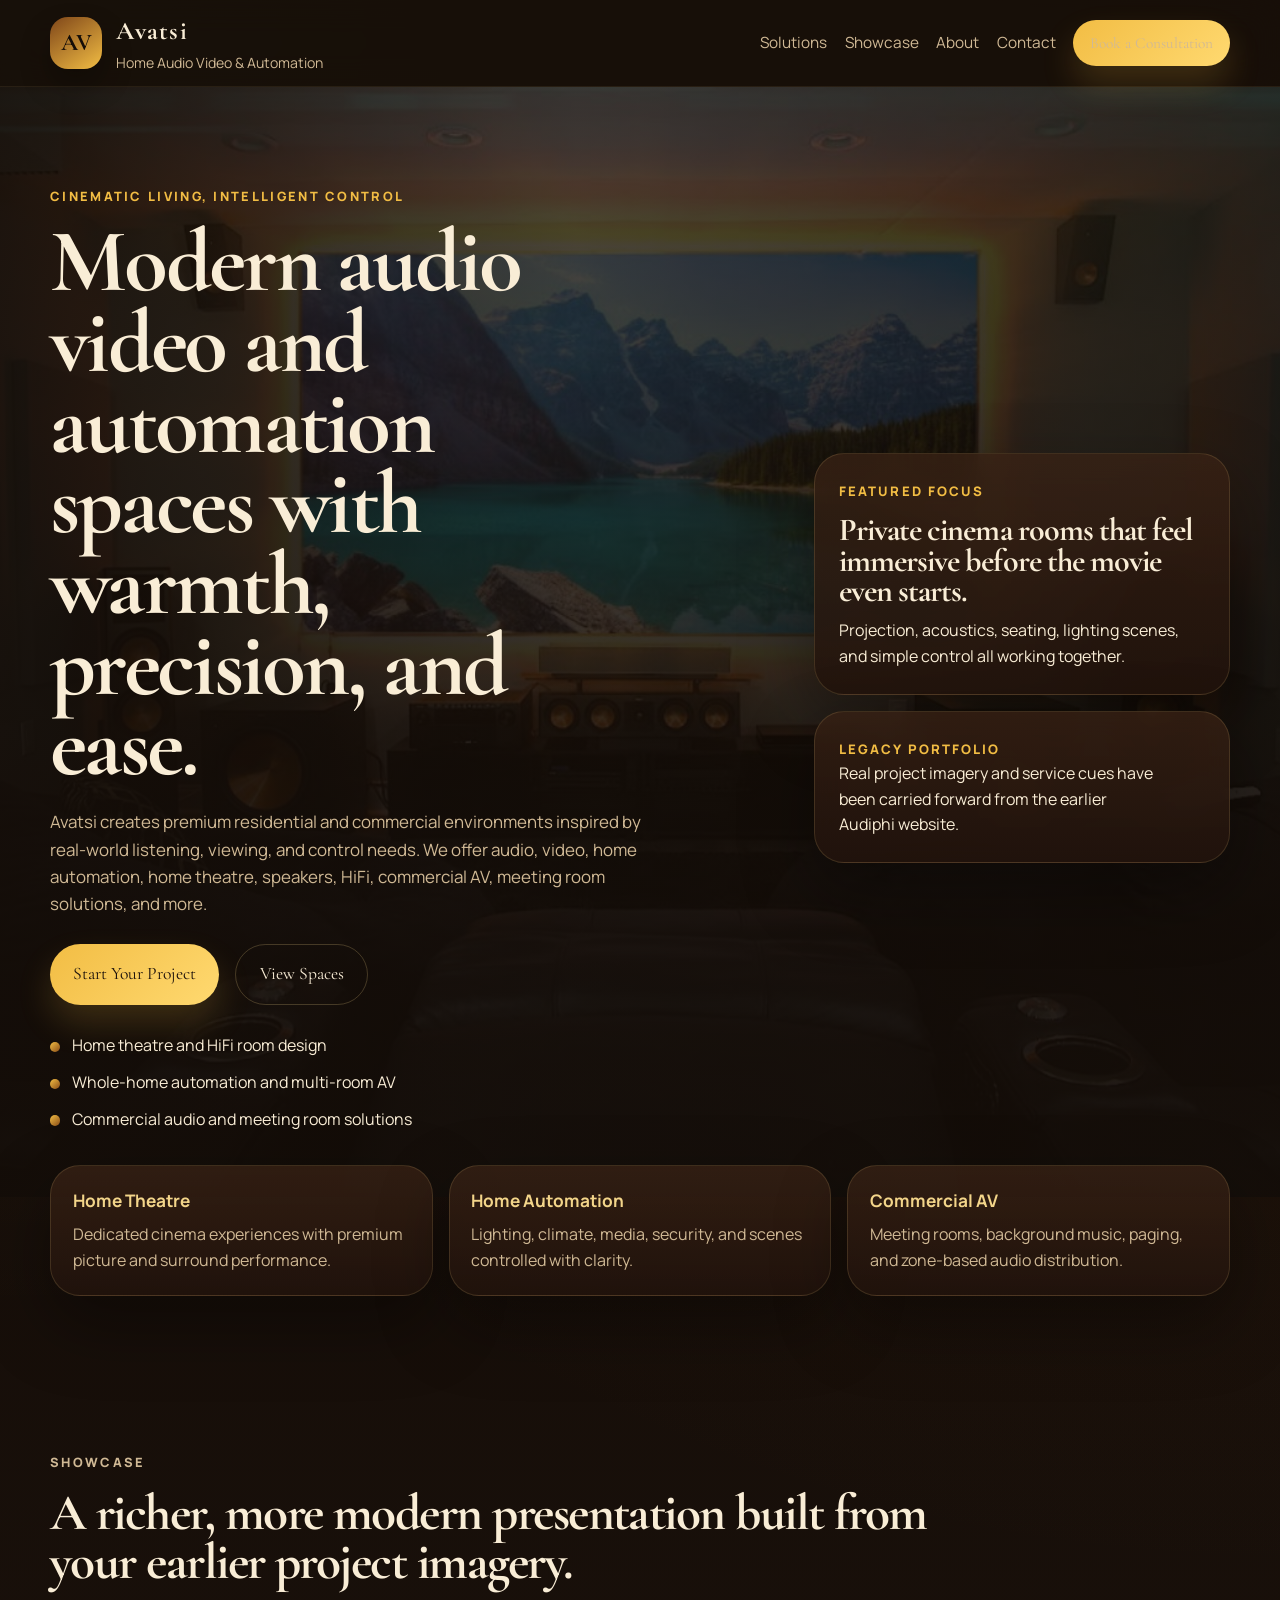
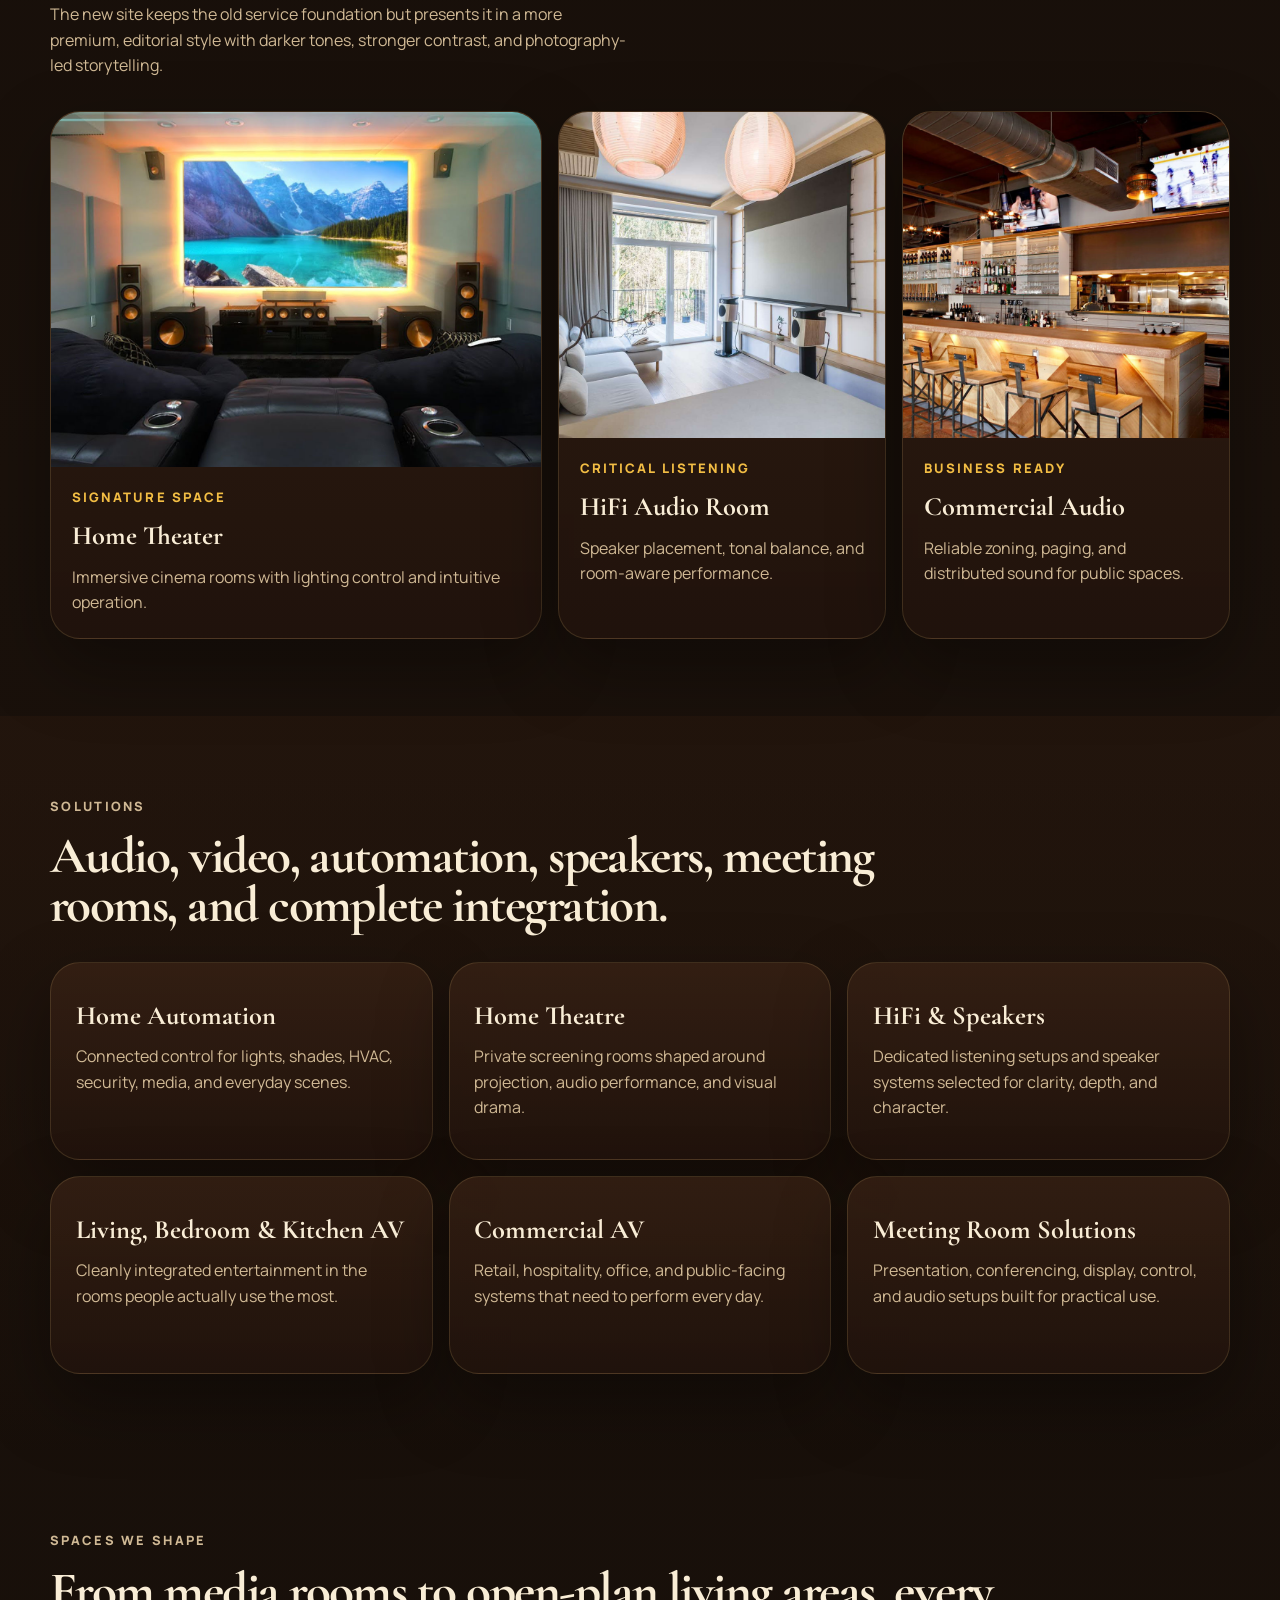
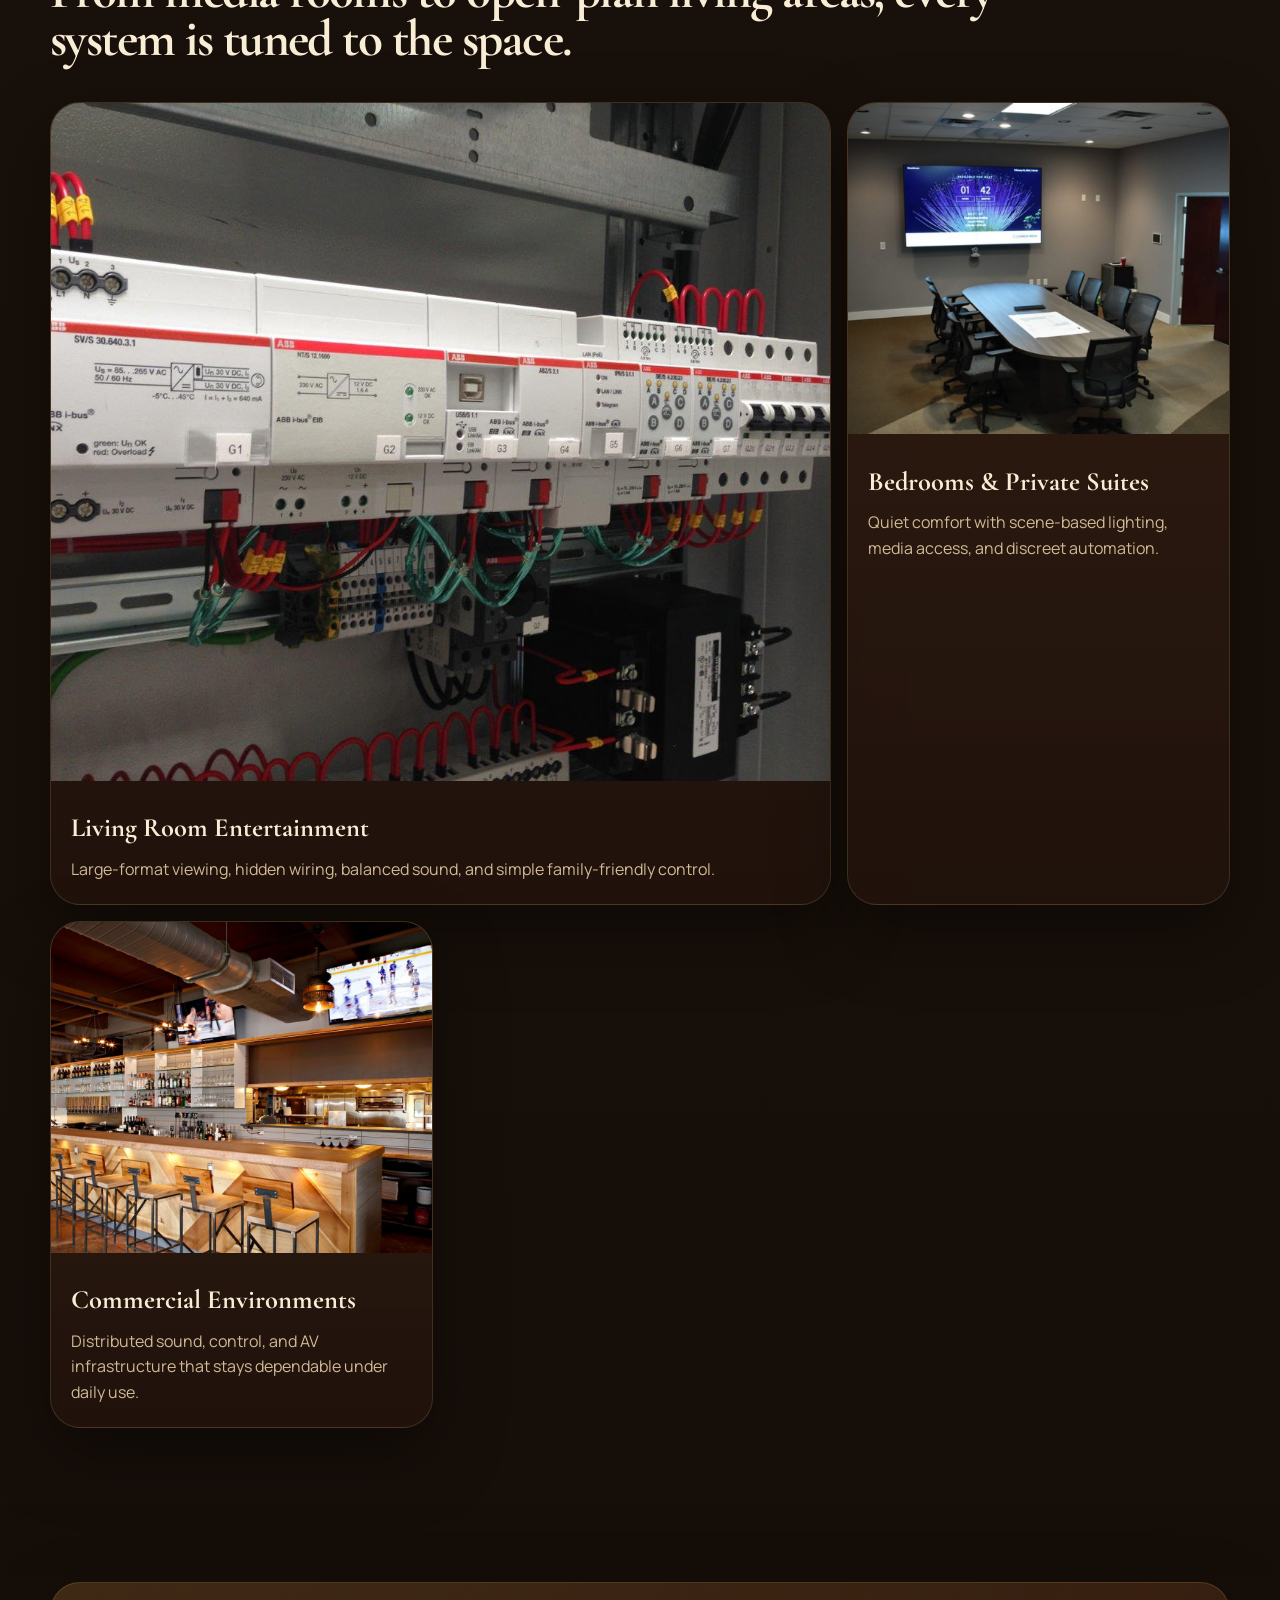
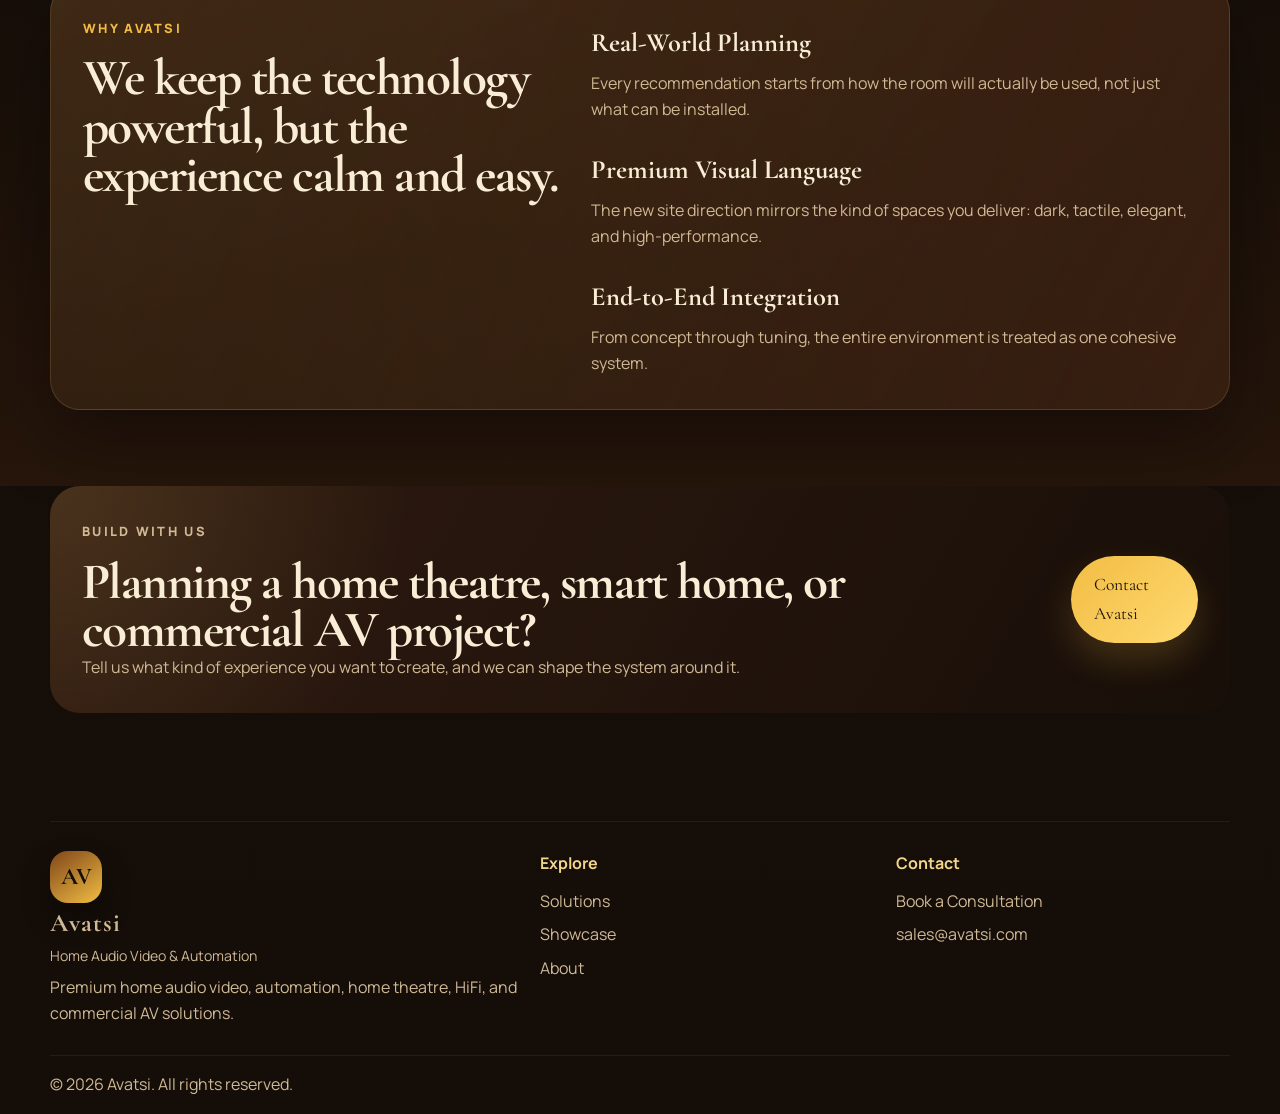
<file: index.html>
<!DOCTYPE html>
<html lang="en">
  <head>
    <meta charset="UTF-8" />
    <meta name="viewport" content="width=device-width, initial-scale=1.0" />
    <title>Avatsi | Home Audio Video & Automation</title>
    <meta
      name="description"
      content="Avatsi offers home audio video, home automation, home theatre, speakers, HiFi, commercial AV, meeting room solutions, and more."
    />
    <meta
      name="keywords"
      content="Avatsi, home automation, home theatre, home theater, hi-fi audio, speakers, commercial AV, meeting room solutions, audio video integration, smart home"
    />
    <meta name="author" content="Avatsi" />
    <meta name="robots" content="index, follow" />
    <link rel="canonical" href="https://avatsi-com.github.io/" />
    <meta property="og:type" content="website" />
    <meta property="og:title" content="Avatsi | Home Audio Video & Automation" />
    <meta
      property="og:description"
      content="Premium home audio video, automation, home theatre, HiFi, commercial AV, and meeting room solutions by Avatsi."
    />
    <meta property="og:url" content="https://avatsi-com.github.io/" />
    <meta property="og:site_name" content="Avatsi" />
    <meta property="og:image" content="https://avatsi-com.github.io/assets/images/legacy/home-theater.jpg" />
    <meta property="og:image:alt" content="Luxury home theater installation by Avatsi" />
    <meta name="twitter:card" content="summary_large_image" />
    <meta name="twitter:title" content="Avatsi | Home Audio Video & Automation" />
    <meta
      name="twitter:description"
      content="Premium home audio video, automation, home theatre, HiFi, commercial AV, and meeting room solutions by Avatsi."
    />
    <meta name="twitter:image" content="https://avatsi-com.github.io/assets/images/legacy/home-theater.jpg" />
    <script type="application/ld+json">
      {
        "@context": "https://schema.org",
        "@type": "WebSite",
        "name": "Avatsi",
        "url": "https://avatsi-com.github.io/",
        "description": "Avatsi offers home audio video, home automation, home theatre, speakers, HiFi, commercial AV, meeting room solutions, and more."
      }
    </script>
    <script type="application/ld+json">
      {
        "@context": "https://schema.org",
        "@type": "LocalBusiness",
        "name": "Avatsi",
        "url": "https://avatsi-com.github.io/",
        "image": "https://avatsi-com.github.io/assets/images/legacy/home-theater.jpg",
        "email": "sales@avatsi.com",
        "description": "Premium home audio video, automation, home theatre, HiFi, commercial AV, and meeting room solutions."
      }
    </script>
    <link rel="preconnect" href="https://fonts.googleapis.com" />
    <link rel="preconnect" href="https://fonts.gstatic.com" crossorigin />
    <link
      href="https://fonts.googleapis.com/css2?family=Manrope:wght@400;500;700;800&family=Cormorant+Garamond:wght@500;600;700&display=swap"
      rel="stylesheet"
    />
    <link rel="stylesheet" href="assets/styles.css" />
    <script defer src="assets/main.js"></script>
    <!-- Google tag (gtag.js) -->
    <script async src="https://www.googletagmanager.com/gtag/js?id=G-W9RSSXG37R"></script>
    <script>
      window.dataLayer = window.dataLayer || [];
      function gtag(){dataLayer.push(arguments);}
      gtag('js', new Date());

      gtag('config', 'G-W9RSSXG37R');
    </script>
  </head>
  <body>
    <header class="site-header">
      <div class="container nav-shell">
        <a class="brand" href="index.html" aria-label="Avatsi home">
          <span class="brand-mark">AV</span>
          <span class="brand-text">
            <strong>Avatsi</strong>
            <span>Home Audio Video & Automation</span>
          </span>
        </a>

        <button class="nav-toggle" type="button" aria-expanded="false" aria-controls="site-nav">
          Menu
        </button>

        <nav id="site-nav" class="site-nav" aria-label="Primary navigation">
          <a href="#solutions">Solutions</a>
          <a href="#showcase">Showcase</a>
          <a href="about.html">About</a>
          <a href="contact.html">Contact</a>
          <a class="button button-small" href="contact.html">Book a Consultation</a>
        </nav>
      </div>
    </header>

    <main>
      <section class="hero hero-photo">
        <div class="hero-backdrop">
          <img src="assets/images/legacy/home-theater.jpg" alt="Luxury home theater installation" />
        </div>
        <div class="container hero-grid hero-grid-photo">
          <div class="hero-copy">
            <p class="eyebrow">Cinematic Living, Intelligent Control</p>
            <h1>Modern audio video and automation spaces with warmth, precision, and ease.</h1>
            <p class="hero-text">
              Avatsi creates premium residential and commercial environments inspired by real-world
              listening, viewing, and control needs. We offer audio, video, home automation,
              home theatre, speakers, HiFi, commercial AV, meeting room solutions, and more.
            </p>
            <div class="hero-actions">
              <a class="button" href="contact.html">Start Your Project</a>
              <a class="button button-secondary" href="#showcase">View Spaces</a>
            </div>
            <ul class="hero-points" aria-label="Key highlights">
              <li>Home theatre and HiFi room design</li>
              <li>Whole-home automation and multi-room AV</li>
              <li>Commercial audio and meeting room solutions</li>
            </ul>
          </div>

          <aside class="hero-side-panel">
            <article class="hero-side-card">
              <span>Featured Focus</span>
              <h2>Private cinema rooms that feel immersive before the movie even starts.</h2>
              <p>Projection, acoustics, seating, lighting scenes, and simple control all working together.</p>
            </article>
            <article class="hero-side-card compact">
              <span>Legacy Portfolio</span>
              <p>Real project imagery and service cues have been carried forward from the earlier Audiphi website.</p>
            </article>
          </aside>
        </div>
      </section>

      <section class="section metrics metrics-dark">
        <div class="container metrics-grid">
          <article>
            <strong>Home Theatre</strong>
            <p>Dedicated cinema experiences with premium picture and surround performance.</p>
          </article>
          <article>
            <strong>Home Automation</strong>
            <p>Lighting, climate, media, security, and scenes controlled with clarity.</p>
          </article>
          <article>
            <strong>Commercial AV</strong>
            <p>Meeting rooms, background music, paging, and zone-based audio distribution.</p>
          </article>
        </div>
      </section>

      <section id="showcase" class="section">
        <div class="container">
          <div class="section-heading">
            <p class="eyebrow">Showcase</p>
            <h2>A richer, more modern presentation built from your earlier project imagery.</h2>
            <p>
              The new site keeps the old service foundation but presents it in a more premium,
              editorial style with darker tones, stronger contrast, and photography-led storytelling.
            </p>
          </div>

          <div class="showcase-grid">
            <article class="showcase-card showcase-card-large">
              <img src="assets/images/legacy/home-theater.jpg" alt="Home theater room with large screen and seating" />
              <div class="showcase-copy">
                <p>Signature Space</p>
                <h3>Home Theater</h3>
                <span>Immersive cinema rooms with lighting control and intuitive operation.</span>
              </div>
            </article>

            <article class="showcase-card">
              <img src="assets/images/legacy/hifi-room.jpg" alt="Premium audio listening room" />
              <div class="showcase-copy">
                <p>Critical Listening</p>
                <h3>HiFi Audio Room</h3>
                <span>Speaker placement, tonal balance, and room-aware performance.</span>
              </div>
            </article>

            <article class="showcase-card">
              <img src="assets/images/legacy/commercial-audio.jpg" alt="Commercial hall with distributed audio" />
              <div class="showcase-copy">
                <p>Business Ready</p>
                <h3>Commercial Audio</h3>
                <span>Reliable zoning, paging, and distributed sound for public spaces.</span>
              </div>
            </article>
          </div>
        </div>
      </section>

      <section id="solutions" class="section section-alt">
        <div class="container">
          <div class="section-heading">
            <p class="eyebrow">Solutions</p>
            <h2>Audio, video, automation, speakers, meeting rooms, and complete integration.</h2>
          </div>

          <div class="service-grid service-grid-rich">
            <article class="service-card">
              <h3>Home Automation</h3>
              <p>Connected control for lights, shades, HVAC, security, media, and everyday scenes.</p>
            </article>
            <article class="service-card">
              <h3>Home Theatre</h3>
              <p>Private screening rooms shaped around projection, audio performance, and visual drama.</p>
            </article>
            <article class="service-card">
              <h3>HiFi & Speakers</h3>
              <p>Dedicated listening setups and speaker systems selected for clarity, depth, and character.</p>
            </article>
            <article class="service-card">
              <h3>Living, Bedroom & Kitchen AV</h3>
              <p>Cleanly integrated entertainment in the rooms people actually use the most.</p>
            </article>
            <article class="service-card">
              <h3>Commercial AV</h3>
              <p>Retail, hospitality, office, and public-facing systems that need to perform every day.</p>
            </article>
            <article class="service-card">
              <h3>Meeting Room Solutions</h3>
              <p>Presentation, conferencing, display, control, and audio setups built for practical use.</p>
            </article>
          </div>
        </div>
      </section>

      <section class="section">
        <div class="container spaces-layout">
          <div class="section-heading section-heading-tight">
            <p class="eyebrow">Spaces We Shape</p>
            <h2>From media rooms to open-plan living areas, every system is tuned to the space.</h2>
          </div>

          <div class="spaces-grid spaces-grid-photo">
            <article class="space-card space-wide">
              <img src="assets/images/legacy/living-room.jpeg" alt="Elegant living room entertainment setup" />
              <div class="space-copy">
                <h3>Living Room Entertainment</h3>
                <p>Large-format viewing, hidden wiring, balanced sound, and simple family-friendly control.</p>
              </div>
            </article>

            <article class="space-card">
              <img src="assets/images/legacy/av-room.jpg" alt="Integrated audio visual setup" />
              <div class="space-copy">
                <h3>Bedrooms & Private Suites</h3>
                <p>Quiet comfort with scene-based lighting, media access, and discreet automation.</p>
              </div>
            </article>

            <article class="space-card">
              <img src="assets/images/legacy/commercial-audio.jpg" alt="Commercial audio installation" />
              <div class="space-copy">
                <h3>Commercial Environments</h3>
                <p>Distributed sound, control, and AV infrastructure that stays dependable under daily use.</p>
              </div>
            </article>
          </div>
        </div>
      </section>

      <section class="section section-band">
        <div class="container split-panel split-panel-dark">
          <div>
            <p class="eyebrow">Why Avatsi</p>
            <h2>We keep the technology powerful, but the experience calm and easy.</h2>
          </div>
          <div class="split-list">
            <article>
              <h3>Real-World Planning</h3>
              <p>Every recommendation starts from how the room will actually be used, not just what can be installed.</p>
            </article>
            <article>
              <h3>Premium Visual Language</h3>
              <p>The new site direction mirrors the kind of spaces you deliver: dark, tactile, elegant, and high-performance.</p>
            </article>
            <article>
              <h3>End-to-End Integration</h3>
              <p>From concept through tuning, the entire environment is treated as one cohesive system.</p>
            </article>
          </div>
        </div>
      </section>

      <section class="section cta-band">
        <div class="container cta-shell">
          <div>
            <p class="eyebrow">Build With Us</p>
            <h2>Planning a home theatre, smart home, or commercial AV project?</h2>
            <p>Tell us what kind of experience you want to create, and we can shape the system around it.</p>
          </div>
          <a class="button" href="contact.html">Contact Avatsi</a>
        </div>
      </section>
    </main>

    <footer class="site-footer">
      <div class="container footer-grid">
        <div>
          <a class="brand brand-footer" href="index.html">
            <span class="brand-mark">AV</span>
            <span class="brand-text">
              <strong>Avatsi</strong>
              <span>Home Audio Video & Automation</span>
            </span>
          </a>
          <p>Premium home audio video, automation, home theatre, HiFi, and commercial AV solutions.</p>
        </div>
        <div>
          <h3>Explore</h3>
          <a href="#solutions">Solutions</a>
          <a href="#showcase">Showcase</a>
          <a href="about.html">About</a>
        </div>
        <div>
          <h3>Contact</h3>
          <a href="contact.html">Book a Consultation</a>
          <a href="mailto:sales@avatsi.com">sales@avatsi.com</a>
        </div>
      </div>
      <div class="container footer-bottom">
        <p>&copy; <span data-year></span> Avatsi. All rights reserved.</p>
      </div>
    </footer>
  </body>
</html>
</file>
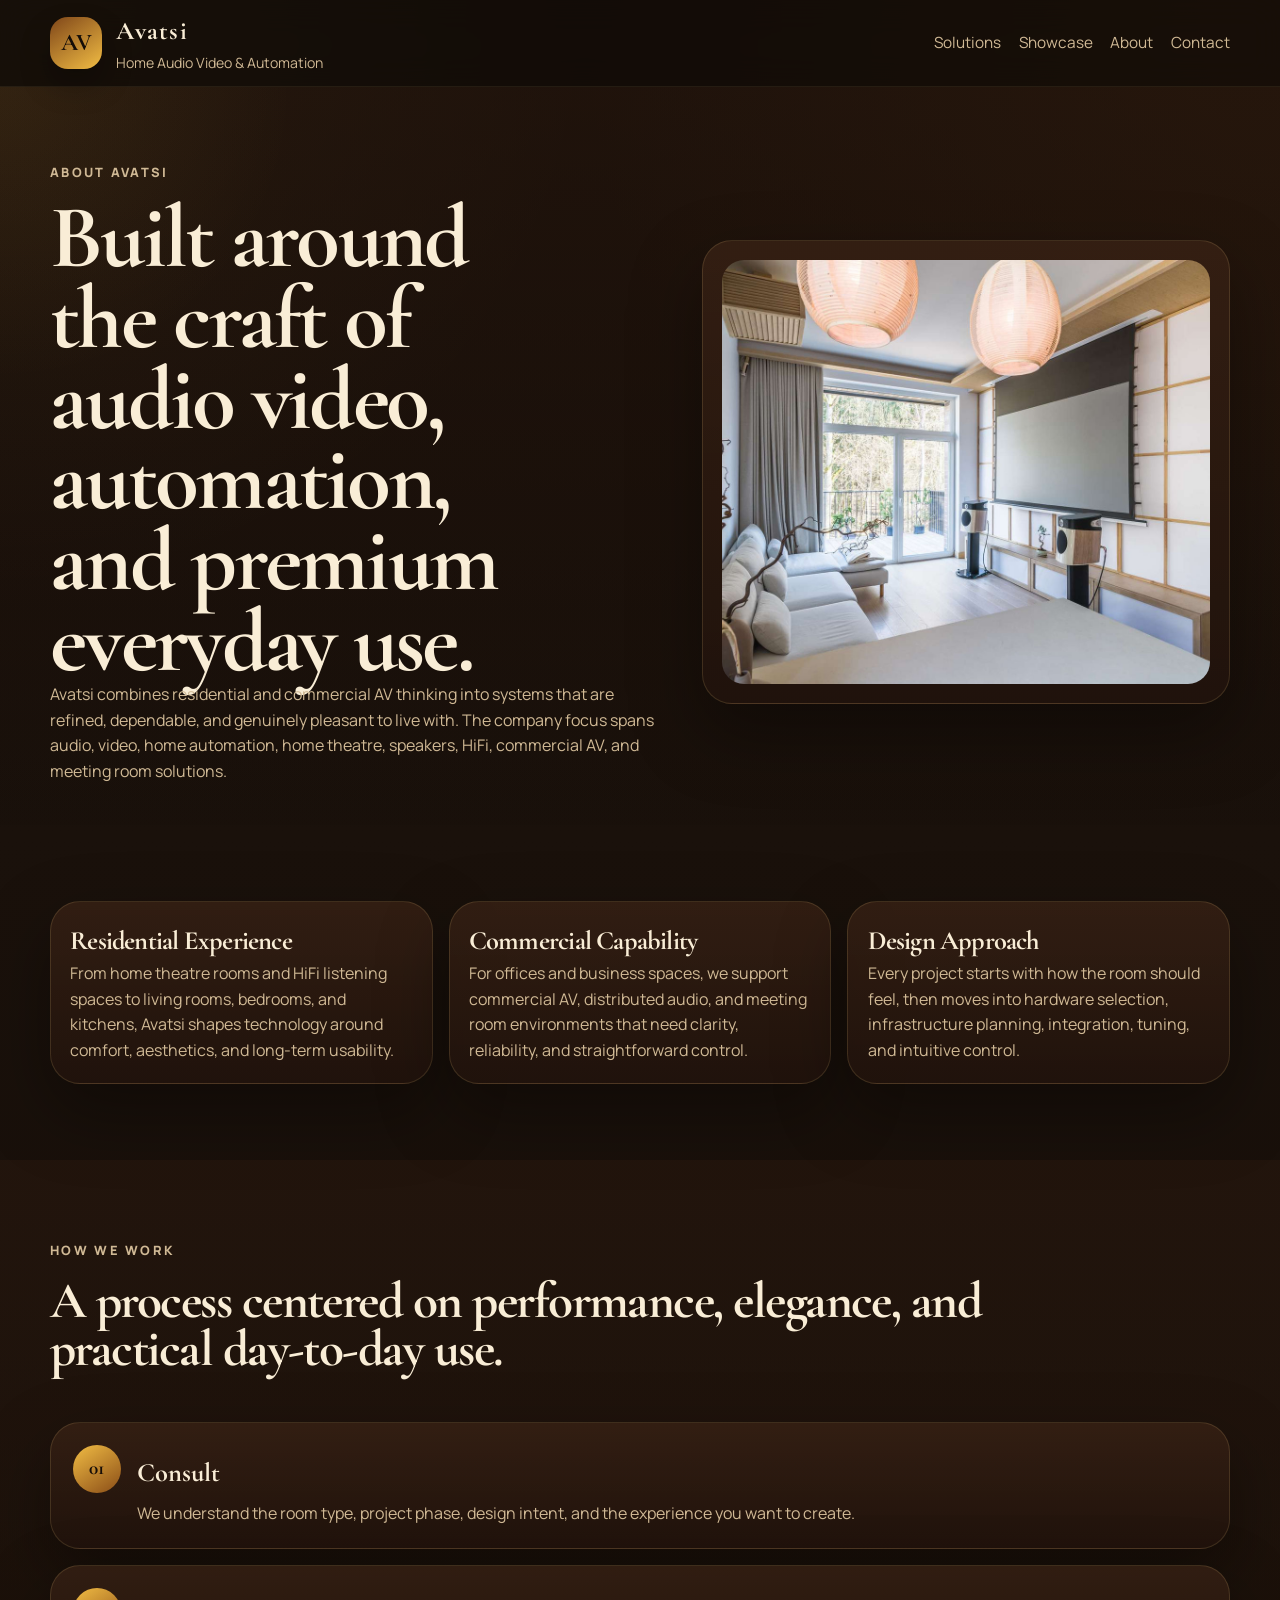
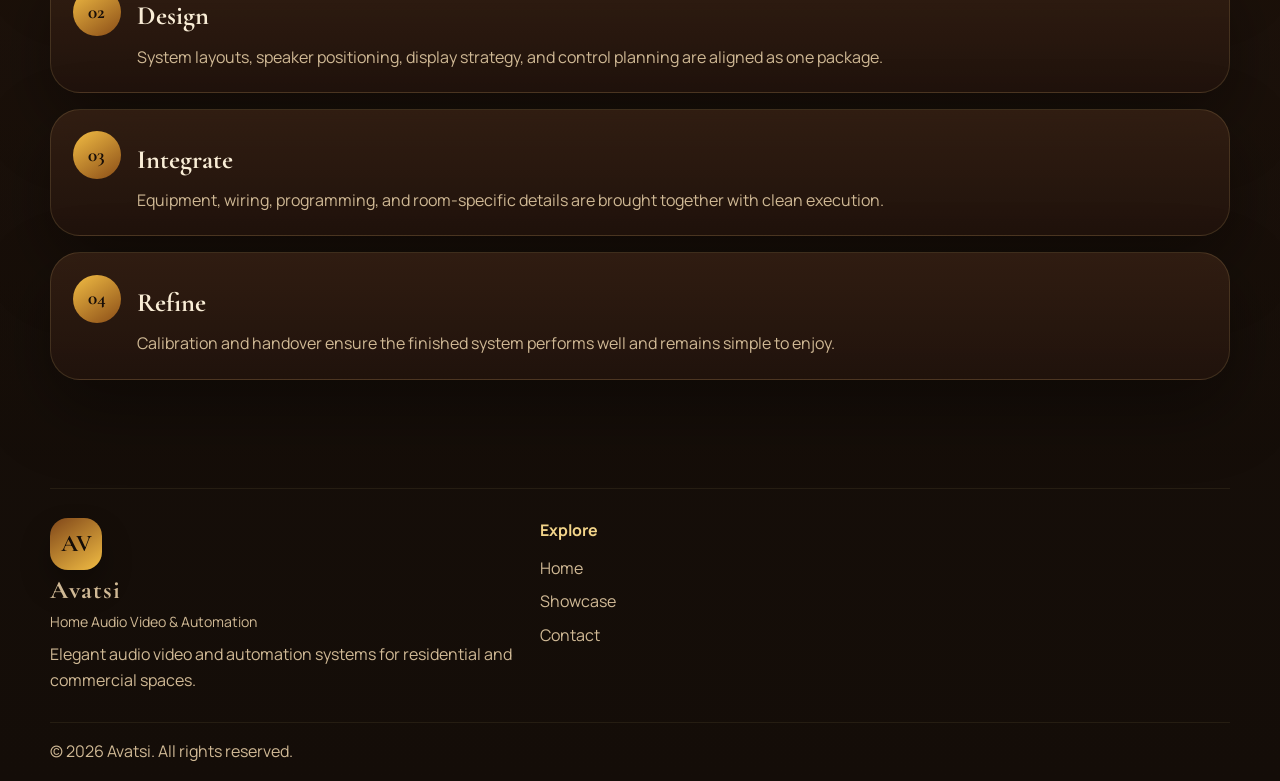
<file: about.html>
<!DOCTYPE html>
<html lang="en">
  <head>
    <meta charset="UTF-8" />
    <meta name="viewport" content="width=device-width, initial-scale=1.0" />
    <title>About Avatsi | Audio Video & Automation</title>
    <meta
      name="description"
      content="Learn about Avatsi and its focus on home audio video, automation, home theatre, HiFi, commercial AV, and meeting room solutions."
    />
    <meta
      name="keywords"
      content="about Avatsi, audio video integration, home automation company, home theatre specialists, commercial AV solutions, HiFi rooms"
    />
    <meta name="author" content="Avatsi" />
    <meta name="robots" content="index, follow" />
    <link rel="canonical" href="https://avatsi-com.github.io/about.html" />
    <meta property="og:type" content="website" />
    <meta property="og:title" content="About Avatsi | Audio Video & Automation" />
    <meta
      property="og:description"
      content="Learn about Avatsi and its approach to premium home audio video, automation, home theatre, HiFi, commercial AV, and meeting room solutions."
    />
    <meta property="og:url" content="https://avatsi-com.github.io/about.html" />
    <meta property="og:site_name" content="Avatsi" />
    <meta property="og:image" content="https://avatsi-com.github.io/assets/images/legacy/hifi-room.jpg" />
    <meta property="og:image:alt" content="Premium listening room and speaker setup by Avatsi" />
    <meta name="twitter:card" content="summary_large_image" />
    <meta name="twitter:title" content="About Avatsi | Audio Video & Automation" />
    <meta
      name="twitter:description"
      content="Learn about Avatsi and its approach to premium home audio video, automation, home theatre, HiFi, commercial AV, and meeting room solutions."
    />
    <meta name="twitter:image" content="https://avatsi-com.github.io/assets/images/legacy/hifi-room.jpg" />
    <script type="application/ld+json">
      {
        "@context": "https://schema.org",
        "@type": "AboutPage",
        "name": "About Avatsi",
        "url": "https://avatsi-com.github.io/about.html",
        "description": "Learn about Avatsi and its focus on home audio video, automation, home theatre, HiFi, commercial AV, and meeting room solutions."
      }
    </script>
    <link rel="preconnect" href="https://fonts.googleapis.com" />
    <link rel="preconnect" href="https://fonts.gstatic.com" crossorigin />
    <link
      href="https://fonts.googleapis.com/css2?family=Manrope:wght@400;500;700;800&family=Cormorant+Garamond:wght@500;600;700&display=swap"
      rel="stylesheet"
    />
    <link rel="stylesheet" href="assets/styles.css" />
    <script defer src="assets/main.js"></script>
    <!-- Google tag (gtag.js) -->
    <script async src="https://www.googletagmanager.com/gtag/js?id=G-W9RSSXG37R"></script>
    <script>
      window.dataLayer = window.dataLayer || [];
      function gtag(){dataLayer.push(arguments);}
      gtag('js', new Date());

      gtag('config', 'G-W9RSSXG37R');
    </script>    
  </head>
  <body>
    <header class="site-header">
      <div class="container nav-shell">
        <a class="brand" href="index.html" aria-label="Avatsi home">
          <span class="brand-mark">AV</span>
          <span class="brand-text">
            <strong>Avatsi</strong>
            <span>Home Audio Video & Automation</span>
          </span>
        </a>

        <button class="nav-toggle" type="button" aria-expanded="false" aria-controls="site-nav">
          Menu
        </button>

        <nav id="site-nav" class="site-nav" aria-label="Primary navigation">
          <a href="index.html#solutions">Solutions</a>
          <a href="index.html#showcase">Showcase</a>
          <a href="about.html" aria-current="page">About</a>
          <a href="contact.html">Contact</a>
        </nav>
      </div>
    </header>

    <main class="page-main">
      <section class="page-hero page-hero-photo">
        <div class="container page-hero-grid">
          <div>
            <p class="eyebrow">About Avatsi</p>
            <h1>Built around the craft of audio video, automation, and premium everyday use.</h1>
            <p>
              Avatsi combines residential and commercial AV thinking into systems that are refined,
              dependable, and genuinely pleasant to live with. The company focus spans audio, video,
              home automation, home theatre, speakers, HiFi, commercial AV, and meeting room solutions.
            </p>
          </div>
          <div class="page-visual page-visual-photo">
            <img src="assets/images/legacy/hifi-room.jpg" alt="Premium listening room and speaker setup" />
          </div>
        </div>
      </section>

      <section class="section">
        <div class="container content-grid">
          <article>
            <h2>Residential Experience</h2>
            <p>
              From home theatre rooms and HiFi listening spaces to living rooms, bedrooms, and kitchens,
              Avatsi shapes technology around comfort, aesthetics, and long-term usability.
            </p>
          </article>
          <article>
            <h2>Commercial Capability</h2>
            <p>
              For offices and business spaces, we support commercial AV, distributed audio, and meeting room
              environments that need clarity, reliability, and straightforward control.
            </p>
          </article>
          <article>
            <h2>Design Approach</h2>
            <p>
              Every project starts with how the room should feel, then moves into hardware selection,
              infrastructure planning, integration, tuning, and intuitive control.
            </p>
          </article>
        </div>
      </section>

      <section class="section section-alt">
        <div class="container timeline">
          <div class="section-heading">
            <p class="eyebrow">How We Work</p>
            <h2>A process centered on performance, elegance, and practical day-to-day use.</h2>
          </div>

          <article class="timeline-item">
            <span>01</span>
            <div>
              <h3>Consult</h3>
              <p>We understand the room type, project phase, design intent, and the experience you want to create.</p>
            </div>
          </article>
          <article class="timeline-item">
            <span>02</span>
            <div>
              <h3>Design</h3>
              <p>System layouts, speaker positioning, display strategy, and control planning are aligned as one package.</p>
            </div>
          </article>
          <article class="timeline-item">
            <span>03</span>
            <div>
              <h3>Integrate</h3>
              <p>Equipment, wiring, programming, and room-specific details are brought together with clean execution.</p>
            </div>
          </article>
          <article class="timeline-item">
            <span>04</span>
            <div>
              <h3>Refine</h3>
              <p>Calibration and handover ensure the finished system performs well and remains simple to enjoy.</p>
            </div>
          </article>
        </div>
      </section>
    </main>

    <footer class="site-footer">
      <div class="container footer-grid">
        <div>
          <a class="brand brand-footer" href="index.html">
            <span class="brand-mark">AV</span>
            <span class="brand-text">
              <strong>Avatsi</strong>
              <span>Home Audio Video & Automation</span>
            </span>
          </a>
          <p>Elegant audio video and automation systems for residential and commercial spaces.</p>
        </div>
        <div>
          <h3>Explore</h3>
          <a href="index.html">Home</a>
          <a href="index.html#showcase">Showcase</a>
          <a href="contact.html">Contact</a>
        </div>
      </div>
      <div class="container footer-bottom">
        <p>&copy; <span data-year></span> Avatsi. All rights reserved.</p>
      </div>
    </footer>
  </body>
</html>
</file>
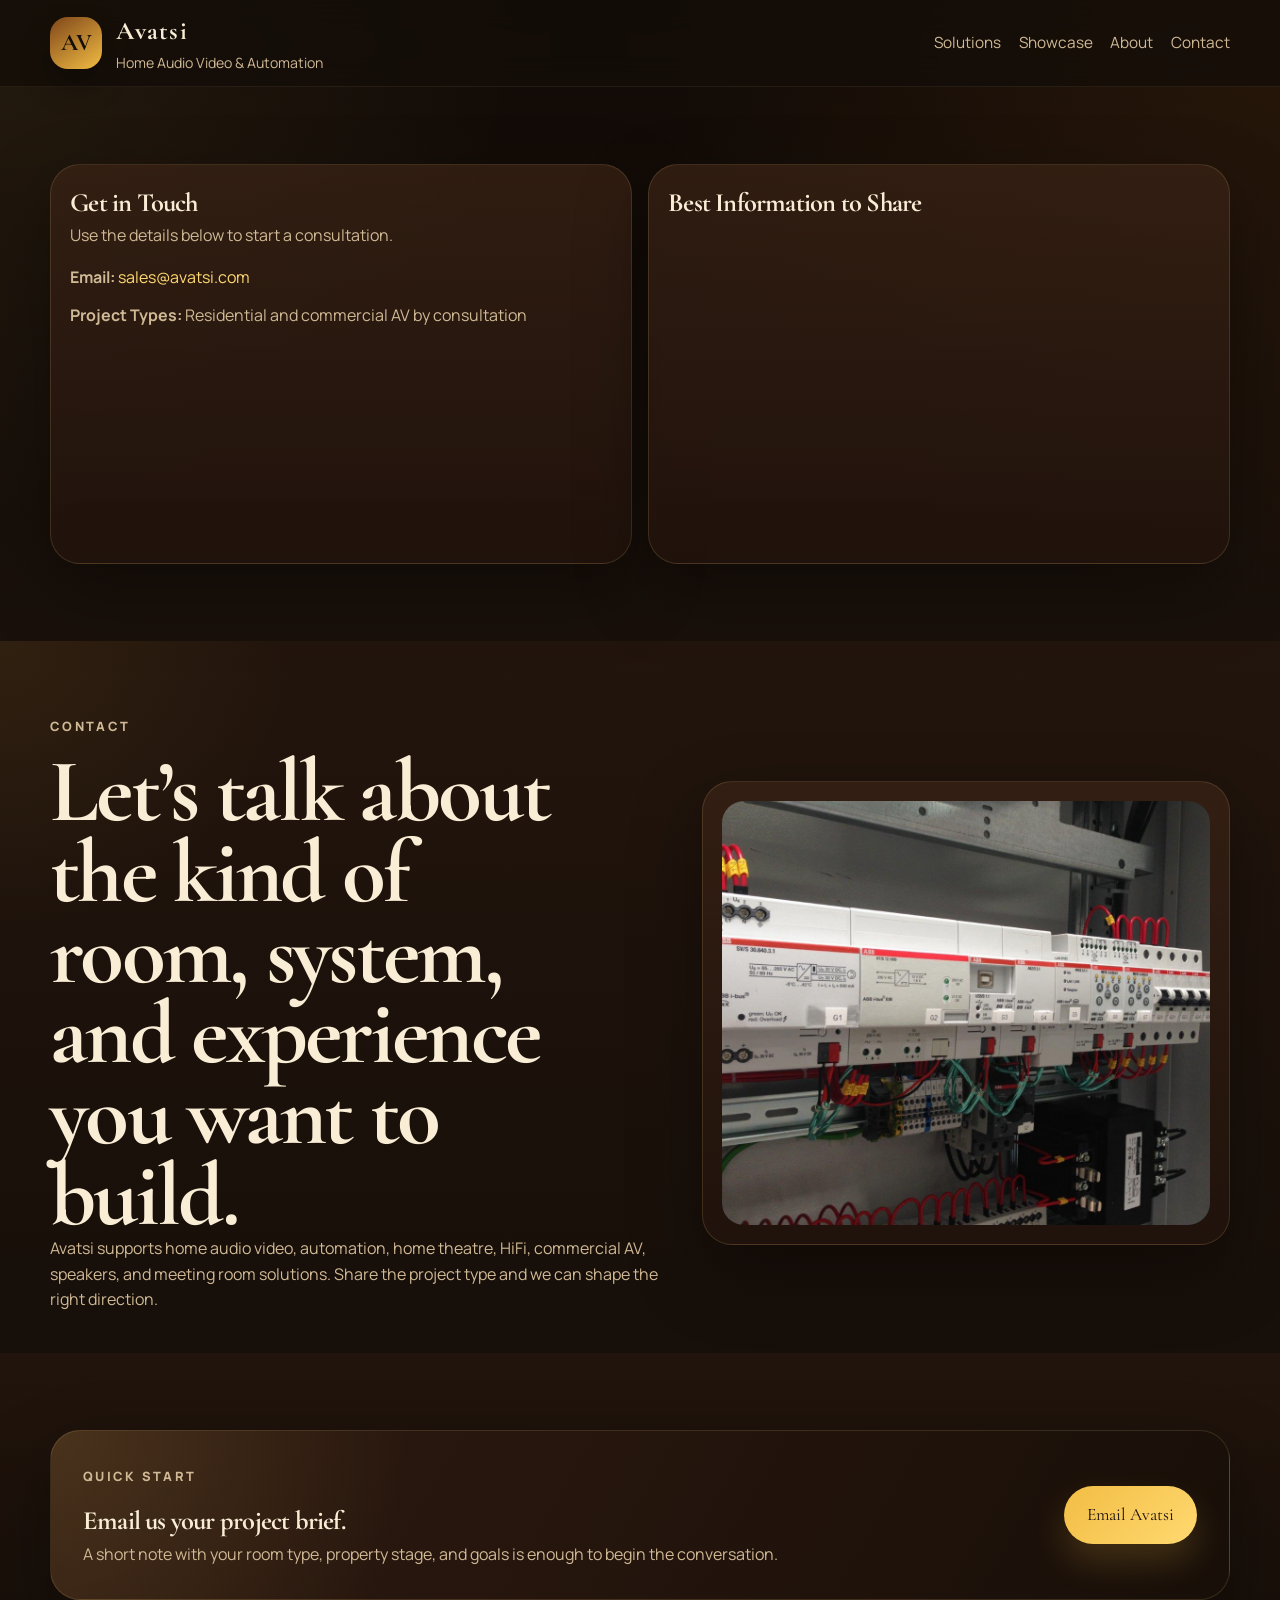
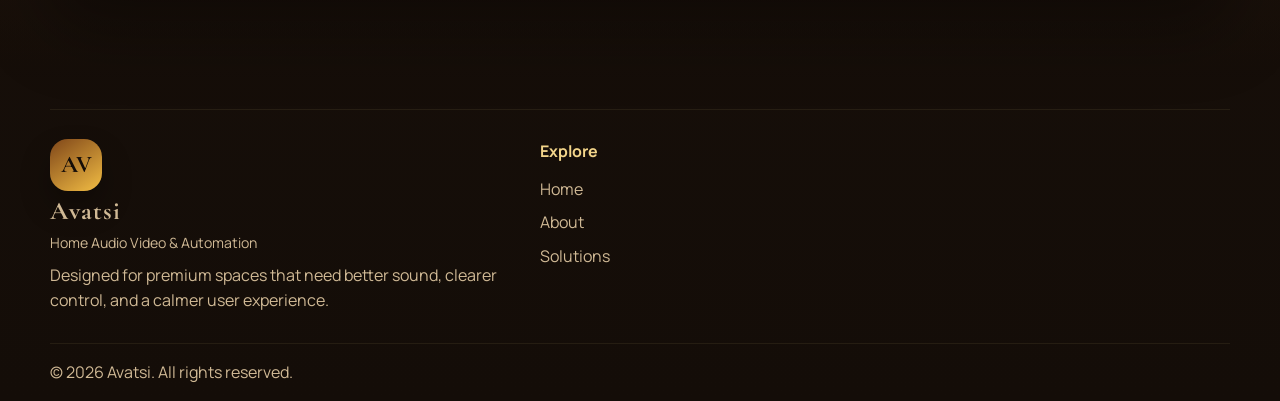
<file: contact.html>
<!DOCTYPE html>
<html lang="en">
  <head>
    <meta charset="UTF-8" />
    <meta name="viewport" content="width=device-width, initial-scale=1.0" />
    <title>Contact Avatsi | Start Your Project</title>
    <meta
      name="description"
      content="Contact Avatsi for home automation, home theatre, HiFi rooms, commercial AV, and meeting room solutions."
    />
    <meta
      name="keywords"
      content="contact Avatsi, home automation consultation, home theatre consultation, HiFi audio room, commercial AV inquiry, meeting room solutions"
    />
    <meta name="author" content="Avatsi" />
    <meta name="robots" content="index, follow" />
    <link rel="canonical" href="https://avatsi-com.github.io/contact.html" />
    <meta property="og:type" content="website" />
    <meta property="og:title" content="Contact Avatsi | Start Your Project" />
    <meta
      property="og:description"
      content="Contact Avatsi for home automation, home theatre, HiFi rooms, commercial AV, and meeting room solutions."
    />
    <meta property="og:url" content="https://avatsi-com.github.io/contact.html" />
    <meta property="og:site_name" content="Avatsi" />
    <meta property="og:image" content="https://avatsi-com.github.io/assets/images/legacy/living-room.jpeg" />
    <meta property="og:image:alt" content="Modern living room with integrated entertainment by Avatsi" />
    <meta name="twitter:card" content="summary_large_image" />
    <meta name="twitter:title" content="Contact Avatsi | Start Your Project" />
    <meta
      name="twitter:description"
      content="Contact Avatsi for home automation, home theatre, HiFi rooms, commercial AV, and meeting room solutions."
    />
    <meta name="twitter:image" content="https://avatsi-com.github.io/assets/images/legacy/living-room.jpeg" />
    <script type="application/ld+json">
      {
        "@context": "https://schema.org",
        "@type": "ContactPage",
        "name": "Contact Avatsi",
        "url": "https://avatsi-com.github.io/contact.html",
        "description": "Contact Avatsi for home automation, home theatre, HiFi rooms, commercial AV, and meeting room solutions."
      }
    </script>
    <link rel="preconnect" href="https://fonts.googleapis.com" />
    <link rel="preconnect" href="https://fonts.gstatic.com" crossorigin />
    <link
      href="https://fonts.googleapis.com/css2?family=Manrope:wght@400;500;700;800&family=Cormorant+Garamond:wght@500;600;700&display=swap"
      rel="stylesheet"
    />
    <link rel="stylesheet" href="assets/styles.css" />
    <script defer src="assets/main.js"></script>
    <!-- Google tag (gtag.js) -->
    <script async src="https://www.googletagmanager.com/gtag/js?id=G-W9RSSXG37R"></script>
    <script>
      window.dataLayer = window.dataLayer || [];
      function gtag(){dataLayer.push(arguments);}
      gtag('js', new Date());

      gtag('config', 'G-W9RSSXG37R');
    </script>    
  </head>
  <body>
    <header class="site-header">
      <div class="container nav-shell">
        <a class="brand" href="index.html" aria-label="Avatsi home">
          <span class="brand-mark">AV</span>
          <span class="brand-text">
            <strong>Avatsi</strong>
            <span>Home Audio Video & Automation</span>
          </span>
        </a>

        <button class="nav-toggle" type="button" aria-expanded="false" aria-controls="site-nav">
          Menu
        </button>

        <nav id="site-nav" class="site-nav" aria-label="Primary navigation">
          <a href="index.html#solutions">Solutions</a>
          <a href="index.html#showcase">Showcase</a>
          <a href="about.html">About</a>
          <a href="contact.html" aria-current="page">Contact</a>
        </nav>
      </div>
    </header>

    <main class="page-main">

      <section class="section">
        <div class="container contact-grid">
          <article class="contact-card">
            <h2>Get in Touch</h2>
            <p>Use the details below to start a consultation.</p>
            <ul class="contact-list">
              <li><strong>Email:</strong> <a href="mailto:sales@avatsi.com">sales@avatsi.com</a></li>
              <li><strong>Project Types:</strong> Residential and commercial AV by consultation</li>
            </ul>
          </article>

          <article class="contact-card">
            <h2>Best Information to Share</h2>
            <iframe data-tally-src="https://tally.so/embed/PdlJY0?alignLeft=1&hideTitle=1&transparentBackground=1&dynamicHeight=1" loading="lazy" width="100%" height="313" frameborder="0" marginheight="0" marginwidth="0" title="Avatsi Contact"></iframe>
            <script>var d=document,w="https://tally.so/widgets/embed.js",v=function(){"undefined"!=typeof Tally?Tally.loadEmbeds():d.querySelectorAll("iframe[data-tally-src]:not([src])").forEach((function(e){e.src=e.dataset.tallySrc}))};if("undefined"!=typeof Tally)v();else if(d.querySelector('script[src="'+w+'"]')==null){var s=d.createElement("script");s.src=w,s.onload=v,s.onerror=v,d.body.appendChild(s);}</script>
            
          </article>
        </div>
      </section>
      <section class="page-hero page-hero-photo">
        <div class="container page-hero-grid">
          <div>
            <p class="eyebrow">Contact</p>
            <h1>Let’s talk about the kind of room, system, and experience you want to build.</h1>
            <p>
              Avatsi supports home audio video, automation, home theatre, HiFi, commercial AV,
              speakers, and meeting room solutions. Share the project type and we can shape the right direction.
            </p>
          </div>
          <div class="page-visual page-visual-photo">
            <img src="assets/images/legacy/living-room.jpeg" alt="Modern living room with integrated entertainment" />
          </div>
        </div>
      </section>



      <section class="section section-alt">
        <div class="container email-panel">
          <div>
            <p class="eyebrow">Quick Start</p>
            <h2>Email us your project brief.</h2>
            <p>A short note with your room type, property stage, and goals is enough to begin the conversation.</p>
          </div>
          <a class="button" href="mailto:sales@avatsi.com?subject=New%20AV%20Project%20Inquiry">Email Avatsi</a>
        </div>
      </section>
    </main>

    <footer class="site-footer">
      <div class="container footer-grid">
        <div>
          <a class="brand brand-footer" href="index.html">
            <span class="brand-mark">AV</span>
            <span class="brand-text">
              <strong>Avatsi</strong>
              <span>Home Audio Video & Automation</span>
            </span>
          </a>
          <p>Designed for premium spaces that need better sound, clearer control, and a calmer user experience.</p>
        </div>
        <div>
          <h3>Explore</h3>
          <a href="index.html">Home</a>
          <a href="about.html">About</a>
          <a href="index.html#solutions">Solutions</a>
        </div>
      </div>
      <div class="container footer-bottom">
        <p>&copy; <span data-year></span> Avatsi. All rights reserved.</p>
      </div>
    </footer>
  </body>
</html>
</file>
<file: assets/styles.css>
:root {
  --bg: #140d08;
  --bg-soft: #1d120c;
  --bg-alt: #24160d;
  --surface: rgba(46, 27, 17, 0.84);
  --surface-soft: rgba(77, 49, 28, 0.54);
  --surface-strong: #321b10;
  --text: #f9edd6;
  --muted: #d0b995;
  --muted-strong: #f3d58a;
  --line: rgba(243, 213, 138, 0.14);
  --brand: #f2bd44;
  --brand-strong: #ffd970;
  --brand-deep: #8a4d17;
  --shadow: 0 28px 70px rgba(0, 0, 0, 0.35);
  --radius: 30px;
  --radius-small: 18px;
  --container: min(1180px, calc(100vw - 2rem));
}

*,
*::before,
*::after {
  box-sizing: border-box;
}

html {
  scroll-behavior: smooth;
}

body {
  margin: 0;
  font-family: "Manrope", sans-serif;
  color: var(--text);
  background:
    radial-gradient(circle at top left, rgba(255, 217, 112, 0.08), transparent 22%),
    radial-gradient(circle at top right, rgba(138, 77, 23, 0.18), transparent 26%),
    linear-gradient(180deg, #110a06 0%, #1a110b 35%, #140d08 100%);
  line-height: 1.6;
}

img {
  display: block;
  max-width: 100%;
}

a {
  color: inherit;
  text-decoration: none;
}

p,
h1,
h2,
h3,
ul {
  margin: 0;
}

ul {
  padding: 0;
}

.container {
  width: var(--container);
  margin: 0 auto;
}

.site-header {
  position: sticky;
  top: 0;
  z-index: 20;
  backdrop-filter: blur(16px);
  background: rgba(20, 13, 8, 0.78);
  border-bottom: 1px solid rgba(243, 213, 138, 0.08);
}

.nav-shell {
  display: flex;
  align-items: center;
  justify-content: space-between;
  gap: 1rem;
  min-height: 86px;
}

.brand {
  display: inline-flex;
  align-items: center;
  gap: 0.9rem;
}

.brand-mark {
  width: 52px;
  height: 52px;
  display: inline-grid;
  place-items: center;
  border-radius: 18px;
  background: linear-gradient(145deg, #7f4619, #f2bd44);
  color: #140d08;
  font-family: "Cormorant Garamond", serif;
  font-size: 1.5rem;
  font-weight: 700;
  box-shadow: 0 16px 30px rgba(0, 0, 0, 0.28);
}

.brand-text {
  display: grid;
  gap: 0.02rem;
}

.brand-text strong,
.button,
h1,
h2,
h3 {
  font-family: "Cormorant Garamond", serif;
}

.brand-text strong {
  font-size: 1.6rem;
  letter-spacing: 0.04em;
}

.brand-text span:last-child {
  color: var(--muted);
  font-size: 0.88rem;
}

.site-nav {
  display: flex;
  align-items: center;
  gap: 1.1rem;
}

.site-nav a {
  color: var(--muted);
  font-size: 0.96rem;
}

.site-nav a:hover,
.site-nav a:focus-visible {
  color: var(--text);
}

.button {
  display: inline-flex;
  align-items: center;
  justify-content: center;
  border: 0;
  border-radius: 999px;
  padding: 0.95rem 1.45rem;
  background: linear-gradient(135deg, var(--brand), var(--brand-strong));
  color: #1d120c;
  font-size: 1.1rem;
  box-shadow: 0 18px 34px rgba(242, 189, 68, 0.18);
  transition: transform 180ms ease, box-shadow 180ms ease;
}

.button:hover,
.button:focus-visible {
  transform: translateY(-2px);
  box-shadow: 0 20px 38px rgba(242, 189, 68, 0.25);
}

.button-secondary {
  background: transparent;
  color: var(--text);
  border: 1px solid rgba(243, 213, 138, 0.22);
  box-shadow: none;
}

.button-small {
  padding: 0.7rem 1.05rem;
  font-size: 1rem;
}

.nav-toggle {
  display: none;
  border: 1px solid rgba(243, 213, 138, 0.18);
  background: rgba(255, 255, 255, 0.03);
  color: var(--text);
  border-radius: 999px;
  padding: 0.7rem 1rem;
  font: inherit;
}

.hero,
.page-hero {
  position: relative;
  overflow: clip;
}

.hero-photo {
  min-height: min(92vh, 880px);
  display: grid;
  align-items: center;
  padding: 4rem 0;
}

.hero-backdrop {
  position: absolute;
  inset: 0;
}

.hero-backdrop::after {
  content: "";
  position: absolute;
  inset: 0;
  background:
    linear-gradient(90deg, rgba(20, 13, 8, 0.9) 0%, rgba(20, 13, 8, 0.68) 45%, rgba(20, 13, 8, 0.78) 100%),
    linear-gradient(180deg, rgba(20, 13, 8, 0.22), rgba(20, 13, 8, 0.84));
}

.hero-backdrop img {
  width: 100%;
  height: 100%;
  object-fit: cover;
}

.hero-grid,
.page-hero-grid {
  position: relative;
  z-index: 1;
  display: grid;
  grid-template-columns: 1.08fr 0.92fr;
  gap: 2rem;
  align-items: center;
}

.hero-grid-photo {
  padding-top: 2rem;
}

.eyebrow {
  display: inline-flex;
  margin-bottom: 1rem;
  color: var(--brand);
  font-size: 0.8rem;
  font-weight: 800;
  letter-spacing: 0.18em;
  text-transform: uppercase;
}

h1 {
  max-width: 12ch;
  font-size: clamp(3.4rem, 7vw, 6.2rem);
  line-height: 0.9;
  letter-spacing: -0.03em;
}

h2 {
  font-size: clamp(2.3rem, 4vw, 4rem);
  line-height: 0.95;
  letter-spacing: -0.03em;
}

.hero-text,
.page-hero p,
.section-heading p,
.service-card p,
.space-copy p,
.showcase-copy span,
.split-list p,
.content-grid p,
.timeline-item p,
.contact-card p,
.email-panel p,
.metrics p,
.cta-shell p,
.site-footer p {
  color: var(--muted);
}

.hero-text {
  max-width: 64ch;
  margin-top: 1.35rem;
  font-size: 1.06rem;
}

.hero-actions {
  display: flex;
  gap: 1rem;
  flex-wrap: wrap;
  margin-top: 1.7rem;
}

.hero-points {
  list-style: none;
  display: grid;
  gap: 0.7rem;
  margin-top: 1.8rem;
}

.hero-points li::before {
  content: "";
  width: 0.65rem;
  height: 0.65rem;
  display: inline-block;
  margin-right: 0.7rem;
  border-radius: 999px;
  background: linear-gradient(135deg, var(--brand), #8a4d17);
  vertical-align: middle;
}

.hero-side-panel {
  display: grid;
  gap: 1rem;
  justify-self: end;
}

.hero-side-card,
.metrics-grid article,
.showcase-card,
.service-card,
.space-card,
.split-panel,
.content-grid article,
.timeline-item,
.contact-card,
.email-panel,
.page-visual {
  border: 1px solid var(--line);
  background: linear-gradient(180deg, rgba(57, 34, 21, 0.76), rgba(33, 19, 12, 0.9));
  box-shadow: var(--shadow);
}

.hero-side-card,
.metrics-grid article,
.service-card,
.split-panel,
.content-grid article,
.timeline-item,
.contact-card,
.email-panel,
.page-visual {
  border-radius: var(--radius);
}

.hero-side-card {
  max-width: 26rem;
  padding: 1.5rem;
  backdrop-filter: blur(14px);
}

.hero-side-card span,
.showcase-copy p {
  color: var(--brand);
  font-size: 0.82rem;
  font-weight: 800;
  letter-spacing: 0.16em;
  text-transform: uppercase;
}

.hero-side-card h2 {
  margin: 0.75rem 0;
  font-size: 2rem;
}

.hero-side-card.compact p {
  max-width: 32ch;
}

.section {
  padding: 4.8rem 0;
}

.section-alt {
  background: linear-gradient(180deg, rgba(37, 22, 13, 0.74), rgba(20, 13, 8, 0.2));
}

.section-band {
  background: linear-gradient(180deg, rgba(16, 10, 6, 0.4), rgba(45, 25, 12, 0.7));
}

.metrics {
  padding-top: 0;
}

.metrics-dark {
  margin-top: -2rem;
  position: relative;
  z-index: 2;
}

.metrics-grid {
  display: grid;
  grid-template-columns: repeat(3, 1fr);
  gap: 1rem;
}

.metrics-grid article {
  padding: 1.35rem;
}

.metrics-grid strong {
  display: block;
  margin-bottom: 0.45rem;
  color: var(--muted-strong);
  font-size: 1.08rem;
}

.section-heading {
  margin-bottom: 2rem;
  max-width: 60rem;
}

.section-heading p:last-child {
  margin-top: 1rem;
  max-width: 58ch;
}

.section-heading-tight {
  margin-bottom: 1.4rem;
}

.showcase-grid {
  display: grid;
  grid-template-columns: 1.2fr 0.8fr 0.8fr;
  gap: 1rem;
}

.showcase-card,
.space-card {
  overflow: hidden;
  border-radius: var(--radius);
  position: relative;
}

.showcase-card img,
.space-card img,
.page-visual img {
  width: 100%;
  object-fit: cover;
}

.showcase-card img {
  aspect-ratio: 1;
}

.showcase-card-large img {
  aspect-ratio: 1.38;
}

.showcase-copy {
  padding: 1.25rem 1.3rem 1.4rem;
}

.showcase-copy h3,
.service-card h3,
.space-copy h3,
.split-list h3,
.content-grid h2,
.timeline-item h3,
.contact-card h2,
.email-panel h2 {
  margin: 0.45rem 0 0.45rem;
  font-size: 1.65rem;
}

.service-grid {
  display: grid;
  grid-template-columns: repeat(3, 1fr);
  gap: 1rem;
}

.service-card {
  padding: 1.55rem;
}

.service-grid-rich .service-card {
  min-height: 198px;
}

.spaces-layout {
  display: grid;
  gap: 1rem;
}

.spaces-grid {
  display: grid;
  grid-template-columns: repeat(3, 1fr);
  gap: 1rem;
}

.space-wide {
  grid-column: span 2;
}

.space-wide img {
  aspect-ratio: 1.8;
}

.space-card img,
.page-visual img {
  aspect-ratio: 1.15;
}

.space-copy {
  padding: 1.2rem 1.25rem 1.35rem;
}

.split-panel {
  display: grid;
  grid-template-columns: 0.88fr 1.12fr;
  gap: 2rem;
  padding: 2rem;
}

.split-panel-dark {
  background:
    linear-gradient(115deg, rgba(242, 189, 68, 0.08), rgba(54, 30, 16, 0.98)),
    linear-gradient(180deg, rgba(57, 34, 21, 0.76), rgba(33, 19, 12, 0.9));
}

.split-list {
  display: grid;
  gap: 1.2rem;
}

.page-main {
  min-height: calc(100vh - 180px);
}

.page-hero {
  padding: 4.5rem 0 2.5rem;
}

.page-hero-photo {
  background:
    radial-gradient(circle at top left, rgba(242, 189, 68, 0.07), transparent 20%),
    linear-gradient(180deg, rgba(37, 22, 13, 0.7), rgba(20, 13, 8, 0.2));
}

.page-visual,
.content-grid article,
.contact-card {
  padding: 1.2rem;
}

.page-visual-photo img {
  border-radius: 22px;
}

.content-grid {
  display: grid;
  grid-template-columns: repeat(3, 1fr);
  gap: 1rem;
}

.timeline {
  display: grid;
  gap: 1rem;
}

.timeline-item {
  display: grid;
  grid-template-columns: auto 1fr;
  gap: 1rem;
  padding: 1.35rem;
  align-items: start;
}

.timeline-item span {
  width: 3rem;
  height: 3rem;
  display: inline-grid;
  place-items: center;
  border-radius: 999px;
  background: linear-gradient(145deg, var(--brand), #8a4d17);
  color: #160d08;
  font-family: "Cormorant Garamond", serif;
  font-size: 1.2rem;
  font-weight: 700;
}

.contact-grid {
  display: grid;
  grid-template-columns: 1fr 1fr;
  gap: 1rem;
}

.contact-list {
  list-style: none;
  margin-top: 1rem;
  display: grid;
  gap: 0.8rem;
  color: var(--muted);
}

.contact-list a {
  color: var(--brand-strong);
}

.cta-band {
  padding-top: 0;
}

.cta-shell,
.email-panel {
  display: flex;
  align-items: center;
  justify-content: space-between;
  gap: 1.5rem;
  padding: 2rem;
  border-radius: var(--radius);
  background:
    radial-gradient(circle at top left, rgba(255, 217, 112, 0.13), transparent 30%),
    linear-gradient(120deg, #2f1a10, #180f09);
}

.cta-shell .eyebrow,
.email-panel .eyebrow,
.cta-shell p,
.email-panel p {
  color: var(--muted);
}

.site-footer {
  padding: 2rem 0 1rem;
}

.footer-grid {
  display: grid;
  grid-template-columns: 1.4fr 1fr 1fr;
  gap: 1.4rem;
  padding: 1.8rem 0;
  border-top: 1px solid rgba(243, 213, 138, 0.08);
}

.brand-footer {
  margin-bottom: 1rem;
}

.footer-grid h3 {
  margin-bottom: 0.75rem;
  color: var(--muted-strong);
  font-size: 1rem;
  font-family: "Manrope", sans-serif;
}

.footer-grid a {
  display: block;
  margin-bottom: 0.5rem;
  color: var(--muted);
}

.footer-grid a:hover,
.footer-grid a:focus-visible {
  color: var(--text);
}

.footer-bottom {
  padding-top: 1rem;
  border-top: 1px solid rgba(243, 213, 138, 0.08);
}

@media (max-width: 980px) {
  .hero-grid,
  .page-hero-grid,
  .metrics-grid,
  .showcase-grid,
  .service-grid,
  .spaces-grid,
  .split-panel,
  .content-grid,
  .contact-grid,
  .footer-grid {
    grid-template-columns: 1fr;
  }

  .space-wide {
    grid-column: auto;
  }

  .site-nav {
    position: absolute;
    inset: calc(100% + 0.4rem) 1rem auto;
    display: none;
    flex-direction: column;
    align-items: stretch;
    padding: 1rem;
    border-radius: 24px;
    border: 1px solid var(--line);
    background: rgba(24, 15, 9, 0.98);
    box-shadow: var(--shadow);
  }

  .site-nav.is-open {
    display: flex;
  }

  .nav-toggle {
    display: inline-flex;
  }

  .hero-photo {
    min-height: auto;
  }

  .hero-side-panel {
    justify-self: stretch;
  }

  .hero-side-card {
    max-width: none;
  }

  .cta-shell,
  .email-panel {
    flex-direction: column;
    align-items: flex-start;
  }
}

@media (max-width: 640px) {
  .section,
  .page-hero,
  .hero-photo {
    padding: 3.5rem 0;
  }

  .nav-shell {
    min-height: 76px;
  }

  h1 {
    font-size: clamp(2.7rem, 14vw, 4rem);
  }

  h2 {
    font-size: clamp(2rem, 10vw, 2.7rem);
  }

  .button,
  .button-secondary {
    width: 100%;
  }

  .hero-actions {
    width: 100%;
  }
}
</file>
